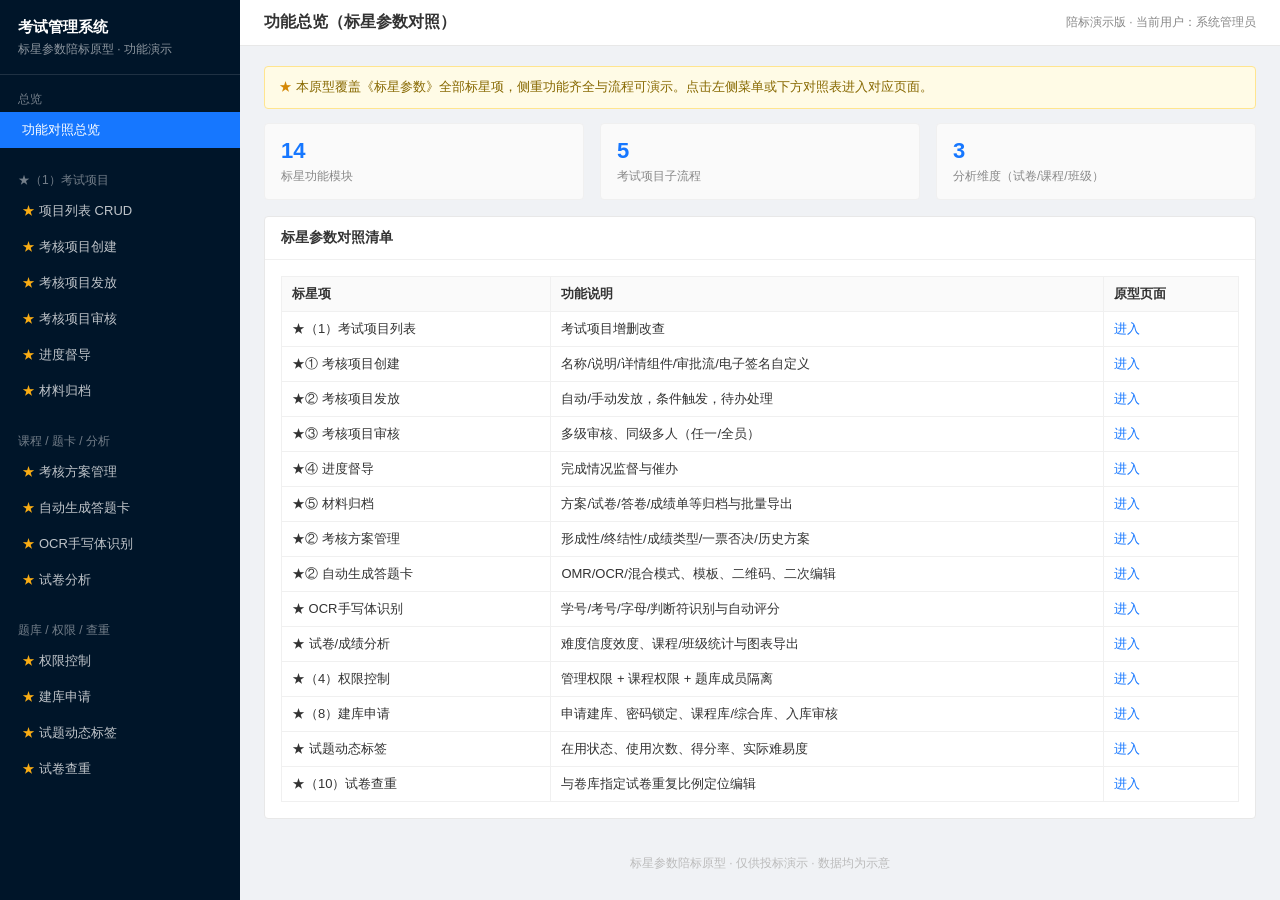
<file: 标星参数陪标原型/index.html>
<!DOCTYPE html>
<html lang="zh-CN">
<head>
  <meta charset="UTF-8" />
  <meta name="viewport" content="width=device-width, initial-scale=1" />
  <title>考试管理系统 · 标星参数陪标原型</title>
  <link rel="stylesheet" href="css/common.css" />
</head>
<body>
  <aside class="sidebar">
    <div class="brand">
      考试管理系统
      <small>标星参数陪标原型 · 功能演示</small>
    </div>
    <div class="nav-group">
      <div class="nav-group-title">总览</div>
      <button class="nav-item active" data-page="home">功能对照总览</button>
    </div>
    <div class="nav-group">
      <div class="nav-group-title">★（1）考试项目</div>
      <button class="nav-item" data-page="projectList"><span class="star">★</span>项目列表 CRUD</button>
      <button class="nav-item" data-page="projectCreate"><span class="star">★</span>考核项目创建</button>
      <button class="nav-item" data-page="projectIssue"><span class="star">★</span>考核项目发放</button>
      <button class="nav-item" data-page="projectAudit"><span class="star">★</span>考核项目审核</button>
      <button class="nav-item" data-page="projectSupervise"><span class="star">★</span>进度督导</button>
      <button class="nav-item" data-page="projectArchive"><span class="star">★</span>材料归档</button>
    </div>
    <div class="nav-group">
      <div class="nav-group-title">课程 / 题卡 / 分析</div>
      <button class="nav-item" data-page="scheme"><span class="star">★</span>考核方案管理</button>
      <button class="nav-item" data-page="answerSheet"><span class="star">★</span>自动生成答题卡</button>
      <button class="nav-item" data-page="ocr"><span class="star">★</span>OCR手写体识别</button>
      <button class="nav-item" data-page="analysis"><span class="star">★</span>试卷分析</button>
    </div>
    <div class="nav-group">
      <div class="nav-group-title">题库 / 权限 / 查重</div>
      <button class="nav-item" data-page="permission"><span class="star">★</span>权限控制</button>
      <button class="nav-item" data-page="bankApply"><span class="star">★</span>建库申请</button>
      <button class="nav-item" data-page="qTag"><span class="star">★</span>试题动态标签</button>
      <button class="nav-item" data-page="paperDup"><span class="star">★</span>试卷查重</button>
    </div>
  </aside>

  <div class="main">
    <div class="topbar">
      <h1 id="pageTitle">功能总览（标星参数对照）</h1>
      <div class="meta">陪标演示版 · 当前用户：系统管理员</div>
    </div>
    <div class="content">

      <!-- ========== 总览 ========== -->
      <section class="page active" id="page-home">
        <div class="notice">
          <span class="star">★</span> 本原型覆盖《标星参数》全部标星项，侧重功能齐全与流程可演示。点击左侧菜单或下方对照表进入对应页面。
        </div>
        <div class="grid-3" style="margin-bottom:16px;">
          <div class="stat-box"><div class="num">14</div><div class="lbl">标星功能模块</div></div>
          <div class="stat-box"><div class="num">5</div><div class="lbl">考试项目子流程</div></div>
          <div class="stat-box"><div class="num">3</div><div class="lbl">分析维度（试卷/课程/班级）</div></div>
        </div>
        <div class="card">
          <div class="card-hd">标星参数对照清单</div>
          <div class="card-bd table-wrap">
            <table class="data">
              <thead>
                <tr><th>标星项</th><th>功能说明</th><th>原型页面</th></tr>
              </thead>
              <tbody>
                <tr><td>★（1）考试项目列表</td><td>考试项目增删改查</td><td><a href="#" data-goto="projectList">进入</a></td></tr>
                <tr><td>★① 考核项目创建</td><td>名称/说明/详情组件/审批流/电子签名自定义</td><td><a href="#" data-goto="projectCreate">进入</a></td></tr>
                <tr><td>★② 考核项目发放</td><td>自动/手动发放，条件触发，待办处理</td><td><a href="#" data-goto="projectIssue">进入</a></td></tr>
                <tr><td>★③ 考核项目审核</td><td>多级审核、同级多人（任一/全员）</td><td><a href="#" data-goto="projectAudit">进入</a></td></tr>
                <tr><td>★④ 进度督导</td><td>完成情况监督与催办</td><td><a href="#" data-goto="projectSupervise">进入</a></td></tr>
                <tr><td>★⑤ 材料归档</td><td>方案/试卷/答卷/成绩单等归档与批量导出</td><td><a href="#" data-goto="projectArchive">进入</a></td></tr>
                <tr><td>★② 考核方案管理</td><td>形成性/终结性/成绩类型/一票否决/历史方案</td><td><a href="#" data-goto="scheme">进入</a></td></tr>
                <tr><td>★② 自动生成答题卡</td><td>OMR/OCR/混合模式、模板、二维码、二次编辑</td><td><a href="#" data-goto="answerSheet">进入</a></td></tr>
                <tr><td>★ OCR手写体识别</td><td>学号/考号/字母/判断符识别与自动评分</td><td><a href="#" data-goto="ocr">进入</a></td></tr>
                <tr><td>★ 试卷/成绩分析</td><td>难度信度效度、课程/班级统计与图表导出</td><td><a href="#" data-goto="analysis">进入</a></td></tr>
                <tr><td>★（4）权限控制</td><td>管理权限 + 课程权限 + 题库成员隔离</td><td><a href="#" data-goto="permission">进入</a></td></tr>
                <tr><td>★（8）建库申请</td><td>申请建库、密码锁定、课程库/综合库、入库审核</td><td><a href="#" data-goto="bankApply">进入</a></td></tr>
                <tr><td>★ 试题动态标签</td><td>在用状态、使用次数、得分率、实际难易度</td><td><a href="#" data-goto="qTag">进入</a></td></tr>
                <tr><td>★（10）试卷查重</td><td>与卷库指定试卷重复比例定位编辑</td><td><a href="#" data-goto="paperDup">进入</a></td></tr>
              </tbody>
            </table>
          </div>
        </div>
      </section>

      <!-- ========== 项目列表 ========== -->
      <section class="page" id="page-projectList">
        <div class="notice"><span class="star">★</span>（1）考试项目列表：支持考核项目的增、删、改、查。</div>
        <div class="card">
          <div class="card-hd">考试项目列表</div>
          <div class="card-bd">
            <div class="toolbar">
              <input type="search" id="projSearch" placeholder="搜索项目名称" style="width:200px" />
              <select id="projFilterStatus" style="width:140px">
                <option value="">全部状态</option>
                <option value="草稿">草稿</option>
                <option value="待发放">待发放</option>
                <option value="处理中">处理中</option>
                <option value="待审核">待审核</option>
                <option value="已完成">已完成</option>
                <option value="已驳回">已驳回</option>
                <option value="已归档">已归档</option>
              </select>
              <select id="projFilterType" style="width:140px">
                <option value="">全部类型</option>
                <option value="命题方案">命题方案</option>
                <option value="考试分析">考试分析</option>
                <option value="考核方案">考核方案</option>
                <option value="材料归档">材料归档</option>
              </select>
              <button class="btn" id="btnResetProjFilter">重置</button>
              <span class="spacer"></span>
              <span id="projFilterTip" class="hint"></span>
              <button class="btn btn-primary" id="btnNewProject">+ 新建考核项目</button>
            </div>
            <div class="table-wrap">
              <table class="data">
                <thead>
                  <tr>
                    <th>项目编号</th><th>项目名称</th><th>项目类型</th><th>审批流</th>
                    <th>发放方式</th><th>状态</th><th>创建人</th><th>更新时间</th><th>操作</th>
                  </tr>
                </thead>
                <tbody id="projectListBody"></tbody>
              </table>
            </div>
          </div>
        </div>
      </section>

      <!-- ========== 项目创建 ========== -->
      <section class="page" id="page-projectCreate">
        <div class="notice"><span class="star">★</span>① 考核项目创建：名称、说明、详情、审批流均可自定义；审批流支持「是否开启审批」，以及节点/审批人/电子签名。关闭审批后处理完成直接生效。</div>
        <div class="steps" id="createSteps">
          <div class="step done" data-step="1">1. 基本信息</div>
          <div class="step active" data-step="2">2. 详情组件</div>
          <div class="step" data-step="3">3. 审批流</div>
          <div class="step" data-step="4">4. 保存发布</div>
        </div>
        <input type="hidden" id="editingProjectId" value="" />
        <div class="card">
          <div class="card-hd">基本信息</div>
          <div class="card-bd">
            <div class="form-row">
              <div class="form-item"><label><span class="req">*</span>项目名称</label><input type="text" id="projName" value="2026春·高等数学期末命题" /></div>
              <div class="form-item"><label><span class="req">*</span>项目类型</label>
                <select id="projType"></select>
              </div>
            </div>
            <div class="form-row">
              <div class="form-item full"><label>项目说明</label><textarea id="projDesc">用于高等数学期末命题方案线上填报、审核与存档。</textarea></div>
            </div>
            <div class="form-row">
              <div class="form-item"><label>项目类型自定义</label>
                <button class="btn btn-sm" type="button" id="btnManageTypes">管理项目类型…</button>
                <div class="hint">可实现命题方案、考试分析等工作线上化处理与存档</div>
              </div>
            </div>
          </div>
        </div>
        <div class="card">
          <div class="card-hd">
            <span>项目详情组件（可灵活选用）</span>
            <button class="btn btn-sm" type="button" id="btnAddComponent">+ 添加组件</button>
          </div>
          <div class="card-bd" id="componentList">
            <div class="comp-box" data-comp="text">
              <div class="comp-title">文本说明 <button class="btn-link btn-sm btn-del-comp" type="button">删除</button></div>
              <textarea>请按学院命题规范填写命题说明、双向细目表说明等。</textarea>
            </div>
            <div class="comp-box" data-comp="file">
              <div class="comp-title">上传附件 <button class="btn-link btn-sm btn-del-comp" type="button">删除</button></div>
              <input type="file" class="file-input" style="display:none" />
              <button class="btn btn-pick-file" type="button">选择文件</button>
              <span class="hint file-name">已上传：命题规范.pdf</span>
            </div>
            <div class="comp-box" data-comp="paper">
              <div class="comp-title">关联试卷 <button class="btn-link btn-sm btn-del-comp" type="button">删除</button></div>
              <select><option>高等数学A卷（卷库）</option><option>高等数学B卷（卷库）</option></select>
            </div>
            <div class="comp-box" data-comp="analysis">
              <div class="comp-title">关联分析 <button class="btn-link btn-sm btn-del-comp" type="button">删除</button></div>
              <select><option>上学期期末试卷分析报告</option><option>形成性考核分析</option></select>
            </div>
            <div class="comp-box" data-comp="table">
              <div class="comp-title">表格（题型分值表） <button class="btn-link btn-sm btn-del-comp" type="button">删除</button></div>
              <div class="table-wrap">
                <table class="data">
                  <thead><tr><th>题型</th><th>题量</th><th>分值</th><th></th></tr></thead>
                  <tbody id="scoreTableBody">
                    <tr><td><input value="单选题" /></td><td><input type="number" value="20" /></td><td><input type="number" value="40" /></td><td><button class="btn-link btn-del-row" type="button">删</button></td></tr>
                    <tr><td><input value="填空题" /></td><td><input type="number" value="10" /></td><td><input type="number" value="20" /></td><td><button class="btn-link btn-del-row" type="button">删</button></td></tr>
                    <tr><td><input value="解答题" /></td><td><input type="number" value="4" /></td><td><input type="number" value="40" /></td><td><button class="btn-link btn-del-row" type="button">删</button></td></tr>
                  </tbody>
                </table>
              </div>
              <button class="btn btn-sm" type="button" id="btnAddScoreRow" style="margin-top:8px">+ 增行</button>
            </div>
          </div>
        </div>
        <div class="card">
          <div class="card-hd">审批流设置</div>
          <div class="card-bd">
            <label class="switch"><input type="checkbox" id="enableAudit" checked /> 开启审批</label>
            <div class="hint" id="auditHint" style="margin-top:6px;">开启后：处理完成进入「待审核」，须在审核页通过/驳回。关闭后：处理完成（或自动发放生效）后直接「已完成」，无需审核。</div>
            <div id="auditConfig" style="margin-top:14px;">
              <div class="form-row">
                <div class="form-item"><label>是否需要电子签名</label>
                  <select id="needSign"><option>是</option><option>否</option></select>
                </div>
                <div class="form-item"><label>同级多人规则默认</label>
                  <select id="multiRule"><option>任意一人通过即流转</option><option>需全员通过才流转</option></select>
                </div>
              </div>
              <div class="flow-nodes" id="flowNodes"></div>
              <button class="btn btn-sm" type="button" id="btnAddFlowNode" style="margin-top:8px">+ 新增节点</button>
            </div>
            <div id="auditOffTip" class="notice" style="display:none;margin-top:12px;background:#f6ffed;border-color:#b7eb8f;color:#389e0d;">
              当前未开启审批：项目发放并处理完成后将直接生效为「已完成」，不会进入审核列表，也不会生成审核待办。
            </div>
            <div class="divider"></div>
            <div class="btn-group">
              <button class="btn" type="button" id="btnSaveDraft">存草稿</button>
              <button class="btn btn-primary" type="button" id="btnSaveProject">保存</button>
              <button class="btn btn-primary" type="button" id="btnSaveAndIssue">保存并去发放</button>
            </div>
          </div>
        </div>
      </section>

      <!-- ========== 发放 ========== -->
      <section class="page" id="page-projectIssue">
        <div class="notice"><span class="star">★</span>② 考核项目发放：与项目列表联动；审批是否开启沿用创建配置——开启则处理完进待审，关闭则处理完/自动发放后直接已完成。</div>
        <div class="card">
          <div class="card-hd" style="display:flex;align-items:center;justify-content:space-between;gap:12px;flex-wrap:wrap;">
            <span>待发放项目（同步自项目列表 · 支持多选）</span>
            <div class="btn-group">
              <button class="btn btn-sm" type="button" id="btnPendingSelectAll">全选</button>
              <button class="btn btn-sm" type="button" id="btnPendingClear">清空选择</button>
              <button class="btn btn-ghost" type="button" id="btnGotoProjectListFromIssue">去项目列表</button>
            </div>
          </div>
          <div class="card-bd table-wrap">
            <div class="hint" id="pendingIssueTip" style="margin-bottom:8px;">勾选一个或多个项目后，下方发放设置将对所选项目批量生效。</div>
            <table class="data">
              <thead>
                <tr>
                  <th style="width:42px;"><input type="checkbox" id="pendingCheckAll" title="全选/取消全选" /></th>
                  <th>项目编号</th><th>项目名称</th><th>类型</th><th>审批</th><th>状态</th><th>创建人</th><th>更新时间</th><th>操作</th>
                </tr>
              </thead>
              <tbody id="pendingIssueBody"></tbody>
            </table>
          </div>
        </div>
        <div class="card">
          <div class="card-hd" id="issueCardTitle">发放设置 · 请从上方勾选项目（可多选）</div>
          <div class="card-bd">
            <input type="hidden" id="currentIssueProjectId" value="" />
            <div class="notice" id="issueStatusTip" style="display:none;"></div>
            <div class="form-item" style="margin-bottom:12px;">
              <label>已选项目</label>
              <div id="selectedIssueChips" class="chip-list hint">尚未勾选</div>
            </div>
            <div class="form-row">
              <div class="form-item"><label>发放方式</label>
                <div class="inline-checks">
                  <label><input type="radio" name="issueMode" value="auto" /> 自动发放</label>
                  <label><input type="radio" name="issueMode" value="manual" checked /> 手动发放</label>
                </div>
              </div>
            </div>
            <div id="autoIssueCfg" style="display:none;">
              <div class="form-row">
                <div class="form-item"><label>自动发放条件</label>
                  <select id="autoIssueCond">
                    <option>开课即发布</option>
                    <option>指定课程发布</option>
                    <option>指定课程类型发布</option>
                  </select>
                </div>
                <div class="form-item"><label>指定课程 / 类型</label>
                  <select id="autoIssueTarget"><option>高等数学（理工）</option><option>公共基础课类型</option></select>
                </div>
              </div>
              <div class="hint">符合条件时，对上方勾选的每个项目分别自动发放并生效</div>
            </div>
            <div id="manualIssueCfg">
              <div class="form-row">
                <div class="form-item"><label>发放对象（处理老师，勾选多选）</label>
                  <div class="check-panel" id="issueHandlers">
                    <label><input type="checkbox" class="issue-handler-cb" value="赵老师 · 高等数学01班" checked /> 赵老师 · 高等数学01班</label>
                    <label><input type="checkbox" class="issue-handler-cb" value="钱老师 · 高等数学02班" checked /> 钱老师 · 高等数学02班</label>
                    <label><input type="checkbox" class="issue-handler-cb" value="孙老师 · 高等数学03班" /> 孙老师 · 高等数学03班</label>
                    <label><input type="checkbox" class="issue-handler-cb" value="周老师 · 大学英语" /> 周老师 · 大学英语</label>
                    <label><input type="checkbox" class="issue-handler-cb" value="吴老师 · 程序设计" /> 吴老师 · 程序设计</label>
                  </div>
                  <div class="btn-group" style="margin-top:8px;">
                    <button class="btn btn-sm" type="button" id="btnHandlerSelectAll">老师全选</button>
                    <button class="btn btn-sm" type="button" id="btnHandlerClear">老师清空</button>
                  </div>
                  <div class="hint" id="handlerSelectTip" style="margin-top:6px;">已选 2 位老师；确认后将对每个勾选项目 × 每位老师各生成一条待办</div>
                </div>
                <div class="form-item"><label>发放说明</label>
                  <textarea id="issueNote">请于截止日前完成填报并提交审核。</textarea>
                </div>
              </div>
            </div>
            <button class="btn btn-primary" type="button" id="btnConfirmIssue">确认发放</button>
          </div>
        </div>
        <div class="card">
          <div class="card-hd" style="display:flex;align-items:center;justify-content:space-between;gap:12px;flex-wrap:wrap;">
            <span>我的任务待办（按处理老师过滤）</span>
            <label style="display:flex;align-items:center;gap:8px;font-weight:normal;font-size:13px;">
              当前身份
              <select id="todoHandlerFilter" style="min-width:200px;">
                <option value="">全部（管理员）</option>
                <option value="赵老师 · 高等数学01班">赵老师 · 高等数学01班</option>
                <option value="钱老师 · 高等数学02班">钱老师 · 高等数学02班</option>
                <option value="孙老师 · 高等数学03班">孙老师 · 高等数学03班</option>
                <option value="周老师 · 大学英语">周老师 · 大学英语</option>
                <option value="吴老师 · 程序设计">吴老师 · 程序设计</option>
                <option value="__audit__">审核人（仅审核待办）</option>
              </select>
            </label>
          </div>
          <div class="card-bd table-wrap">
            <div class="hint" id="todoFilterTip" style="margin-bottom:8px;"></div>
            <table class="data">
              <thead><tr><th>任务</th><th>处理人</th><th>项目</th><th>下发时间</th><th>截止</th><th>状态</th><th>操作</th></tr></thead>
              <tbody id="todoListBody"></tbody>
            </table>
          </div>
        </div>
      </section>

      <!-- ========== 审核 ========== -->
      <section class="page" id="page-projectAudit">
        <div class="notice"><span class="star">★</span>③ 考核项目审核：仅「开启审批」的项目会出现在此。支持多级/同级多人审核；未开启审批的项目处理完成后直接已完成，不会进入待审。</div>
        <div class="notice" id="auditFocusTip" style="display:none;background:#e6f4ff;border-color:#91caff;color:#0958d9;"></div>
        <div class="card">
          <div class="card-hd">待审列表</div>
          <div class="card-bd table-wrap">
            <table class="data">
              <thead><tr><th>项目</th><th>提交人</th><th>当前节点</th><th>同级规则</th><th>已审/应审</th><th>操作</th></tr></thead>
              <tbody id="auditListBody"></tbody>
            </table>
          </div>
        </div>
        <div class="card">
          <div class="card-hd">审核流配置示例（灵活配置）</div>
          <div class="card-bd">
            <div class="flow-nodes">
              <div class="flow-node"><strong>提交</strong>课程负责人</div>
              <span class="flow-arrow">→</span>
              <div class="flow-node"><strong>一级</strong>单人审核</div>
              <span class="flow-arrow">→</span>
              <div class="flow-node"><strong>二级 · 同级多人</strong>全员通过</div>
              <span class="flow-arrow">→</span>
              <div class="flow-node"><strong>三级 · 同级多人</strong>任一通过</div>
              <span class="flow-arrow">→</span>
              <div class="flow-node"><strong>结束</strong>归档生效</div>
            </div>
          </div>
        </div>
      </section>

      <!-- ========== 督导 ========== -->
      <section class="page" id="page-projectSupervise">
        <div class="notice"><span class="star">★</span>④ 考核项目进度督导：可查看各项目完成情况并催办；已完成的老师不可再催办（列表催办与详情催办均自动跳过）。</div>
        <div class="grid-3" style="margin-bottom:16px;">
          <div class="stat-box"><div class="num" id="supStatDoing">0</div><div class="lbl">处理中/待审核</div></div>
          <div class="stat-box"><div class="num" id="supStatRate">0%</div><div class="lbl">已完成占比</div></div>
          <div class="stat-box"><div class="num" id="supStatOverdue">0</div><div class="lbl">待办未完成数</div></div>
        </div>
        <div class="card">
          <div class="card-hd">
            <span>项目完成情况督导台（联动项目/待办状态）</span>
            <button class="btn btn-sm" type="button" id="btnUrgeAll">一键催办未完成</button>
          </div>
          <div class="card-bd table-wrap">
            <table class="data">
              <thead>
                <tr><th>项目</th><th>状态</th><th>待办未完成</th><th>是否已发放</th><th>进度</th><th>操作</th></tr>
              </thead>
              <tbody id="superviseBody"></tbody>
            </table>
          </div>
        </div>
      </section>

      <!-- ========== 归档 ========== -->
      <section class="page" id="page-projectArchive">
        <div class="notice"><span class="star">★</span>⑤ 材料归档：按「归档包/项目」归纳材料；可查看某个归档包内文件清单，支持单个下载与打包导出。</div>
        <div class="grid-2">
          <div class="card">
            <div class="card-hd">
              <span>归档包列表</span>
              <button class="btn btn-sm" type="button" id="btnClearPackFocus">查看全部包</button>
            </div>
            <div class="card-bd" id="archivePackList"></div>
          </div>
          <div class="card">
            <div class="card-hd">
              <span id="archiveFileTitle">包内文件</span>
              <div class="btn-group">
                <button class="btn btn-sm" type="button" id="btnUnarchive">撤销归档</button>
                <button class="btn btn-sm btn-primary" type="button" id="btnArchExport">导出当前包 ZIP</button>
              </div>
            </div>
            <div class="card-bd">
              <div class="toolbar">
                <select id="archType" style="width:140px">
                  <option value="">全部材料类型</option>
                  <option value="考核方案">考核方案</option>
                  <option value="试卷">试卷</option>
                  <option value="答卷">答卷</option>
                  <option value="成绩单">成绩单</option>
                  <option value="总结材料">总结材料</option>
                </select>
                <input type="search" id="archSearch" placeholder="材料名称关键词" style="width:180px" />
                <span id="archTip" class="hint"></span>
              </div>
              <div class="table-wrap">
                <table class="data">
                  <thead><tr><th>材料名称</th><th>类型</th><th>学期</th><th>归档时间</th><th>操作</th></tr></thead>
                  <tbody id="archiveBody"></tbody>
                </table>
              </div>
            </div>
          </div>
        </div>
      </section>

      <!-- ========== 考核方案（融合自同事原型） ========== -->
      <section class="page" id="page-scheme">
        <div class="notice"><span class="star">★</span>② 考核方案管理：可添加/删除形成性与终结性具体任务；系统根据各任务权重自动识别形成性、终结性总占比；方案未变更无需重复提交；填报完成后自动关联考核任务（网上阅卷 / 在线考试 / 登分与自动统计）。</div>
        <div class="card">
          <div class="card-hd">
            <span>课程考核方案填报 · <span id="schemeCourseName">大学英语</span></span>
            <span class="hint" id="schemeDirtyHint">当前方案与已生效版本一致 · 无需重复提交</span>
          </div>
          <div class="card-bd">
            <div class="form-row">
              <div class="form-item"><label>课程名称</label>
                <select id="schemeCourse">
                  <option value="大学英语">大学英语</option>
                  <option value="高等数学">高等数学</option>
                  <option value="程序设计基础">程序设计基础</option>
                </select>
              </div>
              <div class="form-item"><label>学分 / 学时</label><input id="schemeCredit" value="4 / 64" /></div>
              <div class="form-item"><label>成绩类型</label>
                <select id="schemeScoreType">
                  <option value="score-100">分数制 · 满分 100</option>
                  <option value="score-150">分数制 · 满分 150</option>
                  <option value="grade-abcd">等级制 · A / B / C / D</option>
                  <option value="grade-jia">等级制 · 甲 / 乙 / 丙 / 丁</option>
                </select>
              </div>
              <div class="form-item"><label>是否一票否决</label>
                <select id="schemeVeto"><option>是（终结性不及格则总评不及格）</option><option>否</option></select>
              </div>
            </div>
            <div class="card" id="schemeScoreDetailCard" style="border-style:dashed;margin-bottom:14px;">
              <div class="card-hd"><span id="schemeScoreDetailTitle">成绩类型细则 · 分数制（满分100）</span></div>
              <div class="card-bd" id="schemeScoreDetailBody"></div>
            </div>

            <div class="grid-2" style="margin-bottom:14px;">
              <div class="stat-box">
                <div class="num" id="formativeRatioNum">40%</div>
                <div class="lbl">形成性考核占比（智能归一化后）</div>
              </div>
              <div class="stat-box">
                <div class="num" id="summativeRatioNum">60%</div>
                <div class="lbl">终结性考核占比（智能归一化后）</div>
              </div>
            </div>
            <div class="notice" id="schemeWeightTip" style="background:#e6f4ff;border-color:#91caff;color:#0958d9;"></div>
            <div class="btn-group" style="margin-bottom:14px;">
              <button type="button" class="btn btn-sm btn-primary" onclick="normalizeSchemeWeights()">一键将任务权重归一化为合计 100%</button>
              <span class="hint" id="schemeRawWeightHint"></span>
            </div>

            <div class="flex-hd">
              <h4 style="margin:8px 0 12px;font-size:14px;">形成性考核任务 <span class="hint" id="formativeRatioTitle">（当前占比 40%）</span></h4>
              <button class="btn btn-sm btn-primary" type="button" onclick="addSchemeTask('f')">+ 添加形成性任务</button>
            </div>
            <div class="table-wrap">
              <table class="data" id="formativeTable">
                <thead><tr><th>考核项目</th><th>考核形式</th><th>权重（相对值）</th><th>归一化后%</th><th>成绩评定标准</th><th>操作</th></tr></thead>
                <tbody id="formativeBody"></tbody>
              </table>
            </div>

            <div class="flex-hd" style="margin-top:16px;">
              <h4 style="margin:8px 0 12px;font-size:14px;">终结性考核任务 <span class="hint" id="summativeRatioTitle">（当前占比 60%）</span></h4>
              <button class="btn btn-sm btn-primary" type="button" onclick="addSchemeTask('s')">+ 添加终结性任务</button>
            </div>
            <div class="table-wrap">
              <table class="data" id="summativeTable">
                <thead><tr><th>考核项目</th><th>考核形式</th><th>权重（相对值）</th><th>归一化后%</th><th>成绩评定标准</th><th>操作</th></tr></thead>
                <tbody id="summativeBody"></tbody>
              </table>
            </div>

            <div class="divider"></div>
            <div class="card" style="border-style:dashed;margin-bottom:0;">
              <div class="card-hd">填报完成后自动关联的考核任务（系统呈现）</div>
              <div class="card-bd">
                <div class="task-link-grid" id="schemeTaskLinks">
                  <div class="task-link-item on" data-task="onlineMark">
                    <div class="task-title">网上阅卷</div>
                    <div class="task-desc">终结性含纸笔/网上阅卷时自动开通阅卷任务与阅卷员分配</div>
                    <div class="task-status">将自动关联</div>
                  </div>
                  <div class="task-link-item on" data-task="onlineExam">
                    <div class="task-title">在线考试</div>
                    <div class="task-desc">形成性/终结性任务含在线考试时自动创建考试场次</div>
                    <div class="task-status">将自动关联</div>
                  </div>
                  <div class="task-link-item on" data-task="scoreStat">
                    <div class="task-title">成绩登分与自动统计</div>
                    <div class="task-desc" id="scoreStatDesc">按当前识别的形成性/终结性占比汇总成绩，生成总评与等级</div>
                    <div class="task-status">将自动关联</div>
                  </div>
                </div>
              </div>
            </div>

            <div class="btn-group" style="margin-top:14px;">
              <button class="btn" id="btnSchemeSave" onclick="saveSchemeDraft()">保存草稿</button>
              <button class="btn btn-primary" id="btnSchemeSubmit" onclick="submitScheme()">提交方案并关联任务</button>
              <button class="btn" onclick="openModal('modalHistory')">查看历史考核方案</button>
            </div>
          </div>
        </div>
      </section>

      <!-- ========== 答题卡（融合自同事原型） ========== -->
      <section class="page" id="page-answerSheet">
        <div class="notice"><span class="star">★</span>② 自动生成答题卡：可关联多科目试卷；按试卷结构或预设模板生成；支持二次编辑与实际导出下载；自动生成考试二维码。</div>
        <div class="card">
          <div class="card-hd">生成参数</div>
          <div class="card-bd">
            <div class="form-row">
              <div class="form-item"><label>关联试卷</label>
                <select id="sheetPaper">
                  <option value="math">高等数学期末A卷</option>
                  <option value="eng">大学英语期末卷</option>
                  <option value="cs">程序设计基础期末卷</option>
                  <option value="phy">大学物理期中卷</option>
                </select>
              </div>
              <div class="form-item"><label>生成方式</label>
                <select id="sheetGenMode">
                  <option value="parse">自动解析试卷结构</option>
                  <option value="template">按预设模板生成</option>
                </select>
              </div>
              <div class="form-item"><label>答题卡模式</label>
                <select id="sheetMode">
                  <option value="omr">OMR模式</option>
                  <option value="ocr">OCR模式</option>
                  <option value="mix" selected>混合模式</option>
                </select>
              </div>
              <div class="form-item"><label>预设模板</label>
                <select id="sheetTemplate">
                  <option value="a4-v">标准A4纵向 · 单栏客观+主观</option>
                  <option value="a4-h">标准A4横向 · 双栏客观题</option>
                  <option value="a3">A3双栏 · 左客观右主观</option>
                  <option value="eng-tpl">英语专用 · 听力/阅读分区</option>
                  <option value="cs-tpl">程设专用 · 判断+程序填空分区</option>
                </select>
              </div>
            </div>
            <div class="btn-group">
              <button class="btn btn-primary" onclick="genSheet()">生成答题卡</button>
              <button class="btn" id="btnSheetEdit" onclick="toggleSheetEdit()">二次编辑</button>
              <button class="btn" onclick="exportSheet('pdf')">导出 PDF</button>
              <button class="btn" onclick="exportSheet('docx')">导出 Word</button>
            </div>
            <div class="hint" style="margin-top:8px;" id="sheetStructHint">当前试卷结构：单选20 · 多选5 · 填空8 · 解答4</div>
            <div class="hint" id="sheetTplHint">预设模板：A4纵向单栏 — 生成后按纵向单栏排版</div>
          </div>
        </div>

        <div class="grid-2" id="sheetWorkArea" style="display:none;">
          <div class="card">
            <div class="card-hd">答题卡预览（含考试二维码）
              <span>
                <span class="tag tag-blue" id="sheetModeTag">混合模式</span>
                <span class="tag tag-gold" id="sheetTplTag">A4纵向</span>
              </span>
            </div>
            <div class="card-bd">
              <div class="sheet-preview" id="sheetPreview" contenteditable="false"></div>
            </div>
          </div>
          <div class="card" id="sheetEditPanel" style="display:none;">
            <div class="card-hd">二次编辑面板</div>
            <div class="card-bd">
              <div class="form-item"><label>答题卡标题</label><input id="editSheetTitle" /></div>
              <div class="form-item"><label>页眉说明</label><input id="editSheetHeader" value="姓名：________　学号：________　考号：________" /></div>
              <div class="form-item"><label>客观题起始题号</label><input id="editObjStart" type="number" value="1" /></div>
              <div class="form-item"><label>每行选项数</label><select id="editOptPerRow"><option>4</option><option selected>5</option><option>6</option></select></div>
              <div class="form-item full"><label>主观题区说明（可改）</label><textarea id="editSubjNote" rows="3"></textarea></div>
              <div class="inline-checks" style="margin-bottom:12px;">
                <label><input type="checkbox" id="editShowQr" checked /> 显示考试二维码</label>
                <label><input type="checkbox" id="editShowOmr" checked /> 显示 OMR 填涂区</label>
                <label><input type="checkbox" id="editShowOcr" checked /> 显示 OCR 手写区</label>
              </div>
              <div class="btn-group">
                <button class="btn btn-primary" onclick="applySheetEdit()">应用编辑到预览</button>
                <button class="btn" onclick="toggleSheetEdit(false)">完成编辑</button>
              </div>
            </div>
          </div>
        </div>
      </section>

      <!-- ========== OCR（融合自同事原型） ========== -->
      <section class="page" id="page-ocr">
        <div class="notice"><span class="star">★</span> OCR手写体识别：关联多场考试；识别学号、考号、字母题（如单词）、判断题（文字 / 大于小于符号）；选择题填涂由 OMR 负责，本模块不处理；识别后对照正确答案自动评分。</div>
        <div class="grid-2">
          <div class="card">
            <div class="card-hd">扫描 / 上传 · OCR 识别区</div>
            <div class="card-bd">
              <div class="form-row">
                <div class="form-item"><label>关联考试</label>
                  <select id="ocrExam">
                    <option value="math">高等数学期末</option>
                    <option value="eng">大学英语期末</option>
                    <option value="cs">程序设计基础期末</option>
                    <option value="phy">大学物理期中</option>
                  </select>
                </div>
                <div class="form-item"><label>扫描模式</label>
                  <select><option>彩色扫描</option><option>灰度扫描</option></select>
                </div>
              </div>
              <div class="inline-checks" style="margin-bottom:12px;">
                <label><input type="checkbox" checked disabled /> 学号（手写）</label>
                <label><input type="checkbox" checked disabled /> 考号（手写）</label>
                <label><input type="checkbox" checked disabled /> 字母题（单词/符号串）</label>
                <label><input type="checkbox" checked disabled /> 判断题（对/错、&gt;/&lt;、文字）</label>
              </div>
              <div class="notice" style="background:#f5f5f5;border-color:#d9d9d9;color:#666;margin-bottom:12px;">
                选择题 / 填涂客观题由 <strong>OMR</strong> 模块处理，本页不展示涂黑选项识别。
              </div>
              <div class="btn-group">
                <button class="btn btn-primary" onclick="runOcr()">开始 OCR 识别并自动评分</button>
                <button class="btn" onclick="toast('已模拟上传彩色答题卡扫描件')">上传图片</button>
              </div>
              <div class="card" style="margin-top:14px;margin-bottom:0;border-style:dashed;">
                <div class="card-hd">本场正确答案（用于自动评分对照）</div>
                <div class="card-bd table-wrap" id="ocrAnswerKey"></div>
              </div>
            </div>
          </div>
          <div class="card">
            <div class="card-hd">识别结果与自动评分</div>
            <div class="card-bd">
              <div class="table-wrap">
                <table class="data">
                  <thead><tr><th>字段/题号</th><th>类型</th><th>识别结果</th><th>正确答案</th><th>置信度</th><th>评分</th></tr></thead>
                  <tbody id="ocrResultBody">
                    <tr><td colspan="6" style="text-align:center;color:#999;">请选择考试后点击「开始 OCR 识别并自动评分」</td></tr>
                  </tbody>
                </table>
              </div>
              <div class="stat-box" style="margin-top:12px;" id="ocrScoreSummary">
                <div class="lbl">自动评分汇总</div>
                <div class="num" style="font-size:16px;margin-top:6px;">—</div>
              </div>
            </div>
          </div>
        </div>
      </section>

      <!-- ========== 分析（融合自同事原型） ========== -->
      <section class="page" id="page-analysis">
        <div class="notice"><span class="star">★</span> 试卷分析含难度/信度/效度/区分度、小题得分、题型分析、知识点得分、成绩分布、缺考统计；课程总体含甲乙丙丁等级分布与正态可视化；班级分析各维度均有对比图并可导出。</div>
        <div class="tabs">
          <button class="tab active" data-tab="tab-paper">试卷分析</button>
          <button class="tab" data-tab="tab-course">课程总体成绩分析</button>
          <button class="tab" data-tab="tab-class">班级考核数据分析</button>
        </div>

        <div class="tab-pane active" id="tab-paper">
          <div class="toolbar">
            <select id="paperExamSelect" style="width:280px">
              <option>高等数学期末A卷</option>
              <option>大学英语期末卷</option>
              <option>程序设计基础期末卷</option>
            </select>
            <button class="btn btn-sm" onclick="exportAnalysis('paper')">导出 PDF</button>
          </div>
          <div class="grid-3" style="margin-bottom:16px;grid-template-columns:repeat(5,1fr);">
            <div class="stat-box"><div class="num">76.4</div><div class="lbl">平均得分</div></div>
            <div class="stat-box"><div class="num">0.72</div><div class="lbl">难度</div></div>
            <div class="stat-box"><div class="num">0.85</div><div class="lbl">信度</div></div>
            <div class="stat-box"><div class="num">0.78</div><div class="lbl">效度</div></div>
            <div class="stat-box"><div class="num">0.41</div><div class="lbl">区分度</div></div>
          </div>

          <div class="card">
            <div class="card-hd">小题得分情况（各小题平均分）</div>
            <div class="card-bd">
              <div class="chart-box" style="margin-bottom:12px;">
                <div class="bar-chart" style="height:120px;" id="subQChart">
                  <div class="bar" style="height:92%"><em>4.6</em><span>选1</span></div>
                  <div class="bar" style="height:80%"><em>4.0</em><span>选2</span></div>
                  <div class="bar" style="height:70%"><em>3.5</em><span>选3</span></div>
                  <div class="bar" style="height:88%"><em>4.4</em><span>选4</span></div>
                  <div class="bar" style="height:48%;background:#faad14"><em>2.4</em><span>选5</span></div>
                  <div class="bar" style="height:76%"><em>3.8</em><span>填1</span></div>
                  <div class="bar" style="height:62%"><em>3.1</em><span>填2</span></div>
                  <div class="bar" style="height:54%"><em>2.7</em><span>填3</span></div>
                  <div class="bar" style="height:68%"><em>6.8</em><span>大1-1</span></div>
                  <div class="bar" style="height:45%;background:#faad14"><em>4.5</em><span>大1-2</span></div>
                  <div class="bar" style="height:58%"><em>5.8</em><span>大2-1</span></div>
                  <div class="bar" style="height:40%;background:#ff4d4f"><em>4.0</em><span>大2-2</span></div>
                </div>
              </div>
              <div class="table-wrap">
                <table class="data">
                  <thead><tr><th>小题</th><th>题型</th><th>满分</th><th>平均得分</th><th>得分率</th><th>难度</th><th>区分度</th></tr></thead>
                  <tbody>
                    <tr><td>选择题第1题</td><td>选择题</td><td>5</td><td>4.6</td><td>92%</td><td>0.92</td><td>0.21</td></tr>
                    <tr><td>选择题第2题</td><td>选择题</td><td>5</td><td>4.0</td><td>80%</td><td>0.80</td><td>0.28</td></tr>
                    <tr><td>选择题第3题</td><td>选择题</td><td>5</td><td>3.5</td><td>70%</td><td>0.70</td><td>0.35</td></tr>
                    <tr><td>选择题第4题</td><td>选择题</td><td>5</td><td>4.4</td><td>88%</td><td>0.88</td><td>0.24</td></tr>
                    <tr><td>选择题第5题</td><td>选择题</td><td>5</td><td>2.4</td><td>48%</td><td>0.48</td><td>0.55</td></tr>
                    <tr><td>填空题第1题</td><td>填空题</td><td>5</td><td>3.8</td><td>76%</td><td>0.76</td><td>0.32</td></tr>
                    <tr><td>填空题第2题</td><td>填空题</td><td>5</td><td>3.1</td><td>62%</td><td>0.62</td><td>0.41</td></tr>
                    <tr><td>填空题第3题</td><td>填空题</td><td>5</td><td>2.7</td><td>54%</td><td>0.54</td><td>0.47</td></tr>
                    <tr><td>解答题第一大题 · 第1小题</td><td>大题</td><td>10</td><td>6.8</td><td>68%</td><td>0.68</td><td>0.38</td></tr>
                    <tr><td>解答题第一大题 · 第2小题</td><td>大题</td><td>10</td><td>4.5</td><td>45%</td><td>0.45</td><td>0.52</td></tr>
                    <tr><td>解答题第二大题 · 第1小题</td><td>大题</td><td>10</td><td>5.8</td><td>58%</td><td>0.58</td><td>0.44</td></tr>
                    <tr><td>解答题第二大题 · 第2小题</td><td>大题</td><td>10</td><td>4.0</td><td>40%</td><td>0.40</td><td>0.56</td></tr>
                  </tbody>
                </table>
              </div>
            </div>
          </div>

          <div class="grid-2">
            <div class="card">
              <div class="card-hd">题型分析（选择题 / 填空题 / 大题）</div>
              <div class="card-bd">
                <div class="chart-box">
                  <div class="bar-chart">
                    <div class="bar" style="height:78%"><em>78%</em><span>选择题</span></div>
                    <div class="bar" style="height:64%"><em>64%</em><span>填空题</span></div>
                    <div class="bar" style="height:53%"><em>53%</em><span>大题</span></div>
                  </div>
                </div>
                <div class="table-wrap" style="margin-top:28px;">
                  <table class="data">
                    <thead><tr><th>题型</th><th>题量</th><th>满分合计</th><th>平均得分</th><th>得分率</th></tr></thead>
                    <tbody>
                      <tr><td>选择题</td><td>5</td><td>25</td><td>18.9</td><td>75.6%</td></tr>
                      <tr><td>填空题</td><td>3</td><td>15</td><td>9.6</td><td>64.0%</td></tr>
                      <tr><td>大题</td><td>4小题 / 2大题</td><td>40</td><td>21.1</td><td>52.8%</td></tr>
                    </tbody>
                  </table>
                </div>
              </div>
            </div>
            <div class="card">
              <div class="card-hd">知识点得分情况</div>
              <div class="card-bd">
                <div class="chart-box">
                  <div class="bar-chart">
                    <div class="bar" style="height:88%"><em>88%</em><span>极限</span></div>
                    <div class="bar" style="height:72%"><em>72%</em><span>导数</span></div>
                    <div class="bar" style="height:48%;background:#faad14"><em>48%</em><span>积分</span></div>
                    <div class="bar" style="height:61%"><em>61%</em><span>微分方程</span></div>
                    <div class="bar" style="height:55%"><em>55%</em><span>级数</span></div>
                  </div>
                </div>
                <div class="table-wrap" style="margin-top:28px;">
                  <table class="data">
                    <thead><tr><th>知识点</th><th>关联小题</th><th>得分率</th><th>掌握评价</th></tr></thead>
                    <tbody>
                      <tr><td>极限</td><td>选1、选2</td><td>88%</td><td><span class="tag tag-green">良好</span></td></tr>
                      <tr><td>导数与微分</td><td>选3、填1</td><td>72%</td><td><span class="tag tag-blue">一般</span></td></tr>
                      <tr><td>积分</td><td>选5、大1-2</td><td>48%</td><td><span class="tag tag-orange">薄弱</span></td></tr>
                      <tr><td>微分方程</td><td>填2、大2-1</td><td>61%</td><td><span class="tag tag-blue">一般</span></td></tr>
                      <tr><td>级数</td><td>填3、大2-2</td><td>55%</td><td><span class="tag tag-orange">偏弱</span></td></tr>
                    </tbody>
                  </table>
                </div>
              </div>
            </div>
          </div>

          <div class="grid-2">
            <div class="card">
              <div class="card-hd">成绩分布情况</div>
              <div class="card-bd">
                <div class="chart-box">
                  <div class="bar-chart">
                    <div class="bar" style="height:10%;background:#ff4d4f"><em>3</em><span>&lt;60</span></div>
                    <div class="bar" style="height:35%"><em>18</em><span>60-69</span></div>
                    <div class="bar" style="height:55%"><em>28</em><span>70-79</span></div>
                    <div class="bar" style="height:70%"><em>36</em><span>80-89</span></div>
                    <div class="bar" style="height:40%;background:#52c41a"><em>20</em><span>≥90</span></div>
                  </div>
                </div>
                <p class="hint" style="margin-top:28px;">区间人数：不及格3 · 及格18 · 中等28 · 良好36 · 优秀20</p>
              </div>
            </div>
            <div class="card">
              <div class="card-hd">缺考情况统计</div>
              <div class="card-bd">
                <div class="grid-3" style="margin-bottom:12px;">
                  <div class="stat-box"><div class="num">108</div><div class="lbl">应考人数</div></div>
                  <div class="stat-box"><div class="num">105</div><div class="lbl">实考人数</div></div>
                  <div class="stat-box"><div class="num" style="color:#ff4d4f">3</div><div class="lbl">缺考（2.8%）</div></div>
                </div>
                <div class="table-wrap">
                  <table class="data">
                    <thead><tr><th>学号</th><th>姓名</th><th>班级</th><th>缺考原因</th></tr></thead>
                    <tbody>
                      <tr><td>2024010108</td><td>张*</td><td>01班</td><td>病假</td></tr>
                      <tr><td>2024010221</td><td>李*</td><td>02班</td><td>未说明</td></tr>
                      <tr><td>2024010315</td><td>王*</td><td>03班</td><td>缓考申请中</td></tr>
                    </tbody>
                  </table>
                </div>
              </div>
            </div>
          </div>
        </div>

        <div class="tab-pane" id="tab-course">
          <div class="card">
            <div class="card-hd">
              <span>课程总体成绩分析 · 高等数学</span>
              <button class="btn btn-sm" onclick="exportAnalysis('course')">导出 PDF</button>
            </div>
            <div class="card-bd">
              <div class="grid-3" style="margin-bottom:16px;">
                <div class="stat-box"><div class="num">96</div><div class="lbl">最高分</div></div>
                <div class="stat-box"><div class="num">42</div><div class="lbl">最低分</div></div>
                <div class="stat-box"><div class="num">76.4</div><div class="lbl">平均分</div></div>
              </div>
              <div class="grid-3" style="margin-bottom:16px;">
                <div class="stat-box"><div class="num">91%</div><div class="lbl">及格率</div></div>
                <div class="stat-box"><div class="num">28%</div><div class="lbl">优良率（甲+乙）</div></div>
                <div class="stat-box"><div class="num">近似正态</div><div class="lbl">正态性结论</div></div>
              </div>

              <div class="grid-2">
                <div>
                  <h4 style="font-size:14px;margin-bottom:10px;">成绩等级分布（甲乙丙丁）</h4>
                  <div class="chart-box">
                    <div class="bar-chart">
                      <div class="bar" style="height:20%;background:#52c41a"><em>20</em><span>甲</span></div>
                      <div class="bar" style="height:36%"><em>36</em><span>乙</span></div>
                      <div class="bar" style="height:28%"><em>28</em><span>丙</span></div>
                      <div class="bar" style="height:18%;background:#faad14"><em>18</em><span>丁</span></div>
                      <div class="bar" style="height:3%;background:#ff4d4f"><em>3</em><span>不及格</span></div>
                    </div>
                  </div>
                  <div class="table-wrap" style="margin-top:28px;">
                    <table class="data">
                      <thead><tr><th>等级</th><th>成绩区间</th><th>人数</th><th>占比</th></tr></thead>
                      <tbody>
                        <tr><td>甲</td><td>90 – 100</td><td>20</td><td>19.0%</td></tr>
                        <tr><td>乙</td><td>80 – 89</td><td>36</td><td>34.3%</td></tr>
                        <tr><td>丙</td><td>70 – 79</td><td>28</td><td>26.7%</td></tr>
                        <tr><td>丁</td><td>60 – 69</td><td>18</td><td>17.1%</td></tr>
                        <tr><td>不及格</td><td>&lt; 60</td><td>3</td><td>2.9%</td></tr>
                      </tbody>
                    </table>
                  </div>
                </div>
                <div>
                  <h4 style="font-size:14px;margin-bottom:10px;">正态分布可视化</h4>
                  <div class="chart-box normal-chart-wrap">
                    <svg id="normalSvg" viewBox="0 0 400 180" width="100%" height="180" aria-label="成绩正态分布">
                      <line x1="30" y1="150" x2="380" y2="150" stroke="#bbb" />
                      <line x1="30" y1="20" x2="30" y2="150" stroke="#bbb" />
                      <path d="M40,145 C80,140 100,40 200,35 C300,40 320,140 360,145" fill="none" stroke="#1677ff" stroke-width="2.5" />
                      <path d="M40,145 C80,140 100,40 200,35 C300,40 320,140 360,145 L360,150 L40,150 Z" fill="rgba(22,119,255,.15)" />
                      <line x1="200" y1="35" x2="200" y2="150" stroke="#52c41a" stroke-dasharray="4 3" />
                      <text x="190" y="28" font-size="11" fill="#52c41a">μ=76.4</text>
                      <text x="70" y="168" font-size="10" fill="#888">42</text>
                      <text x="190" y="168" font-size="10" fill="#888">76</text>
                      <text x="340" y="168" font-size="10" fill="#888">96</text>
                      <text x="150" y="16" font-size="11" fill="#666">成绩分布曲线（近似正态）</text>
                    </svg>
                    <p class="hint">偏度 ≈ -0.12 · 峰度 ≈ 0.08 · 判定：近似服从正态分布</p>
                  </div>
                  <h4 style="font-size:14px;margin:16px 0 10px;">班级间对比（平均分）</h4>
                  <div class="table-wrap">
                    <table class="data">
                      <thead><tr><th>班级</th><th>平均分</th><th>及格率</th><th>优良率</th><th>对比</th></tr></thead>
                      <tbody>
                        <tr><td>01班</td><td>78.2</td><td>93%</td><td>30%</td><td><span class="tag tag-green">高于课程均值</span></td></tr>
                        <tr><td>02班</td><td>74.1</td><td>88%</td><td>22%</td><td><span class="tag tag-orange">低于课程均值</span></td></tr>
                        <tr><td>03班</td><td>76.9</td><td>92%</td><td>28%</td><td><span class="tag tag-blue">接近均值</span></td></tr>
                      </tbody>
                    </table>
                  </div>
                </div>
              </div>
            </div>
          </div>
        </div>

        <div class="tab-pane" id="tab-class">
          <div class="card">
            <div class="card-hd">
              <span>班级考核数据分析 · 教学班01（多课程对比）</span>
              <button class="btn btn-sm" onclick="exportAnalysis('class')">导出 PDF（含图表）</button>
            </div>
            <div class="card-bd">
              <div class="table-wrap" style="margin-bottom:16px;">
                <table class="data">
                  <thead>
                    <tr><th>课程</th><th>最高分</th><th>最低分</th><th>平均分</th><th>优秀率</th><th>及格率</th><th>不及格率</th><th>方差</th></tr>
                  </thead>
                  <tbody>
                    <tr><td>高等数学</td><td>96</td><td>51</td><td>78.2</td><td>18%</td><td>93%</td><td>7%</td><td>86.4</td></tr>
                    <tr><td>大学英语</td><td>94</td><td>58</td><td>80.1</td><td>22%</td><td>96%</td><td>4%</td><td>62.1</td></tr>
                    <tr><td>程序设计</td><td>100</td><td>45</td><td>74.5</td><td>15%</td><td>89%</td><td>11%</td><td>110.2</td></tr>
                  </tbody>
                </table>
              </div>

              <div class="grid-2">
                <div class="card" style="margin:0;">
                  <div class="card-hd">最高分对比</div>
                  <div class="card-bd chart-box">
                    <div class="bar-chart">
                      <div class="bar" style="height:96%"><em>96</em><span>高数</span></div>
                      <div class="bar" style="height:94%"><em>94</em><span>英语</span></div>
                      <div class="bar" style="height:100%;background:#52c41a"><em>100</em><span>程设</span></div>
                    </div>
                  </div>
                </div>
                <div class="card" style="margin:0;">
                  <div class="card-hd">最低分对比</div>
                  <div class="card-bd chart-box">
                    <div class="bar-chart">
                      <div class="bar" style="height:51%;background:#faad14"><em>51</em><span>高数</span></div>
                      <div class="bar" style="height:58%"><em>58</em><span>英语</span></div>
                      <div class="bar" style="height:45%;background:#ff4d4f"><em>45</em><span>程设</span></div>
                    </div>
                  </div>
                </div>
                <div class="card" style="margin:0;">
                  <div class="card-hd">平均分对比</div>
                  <div class="card-bd chart-box">
                    <div class="bar-chart">
                      <div class="bar" style="height:78%"><em>78.2</em><span>高数</span></div>
                      <div class="bar" style="height:80%"><em>80.1</em><span>英语</span></div>
                      <div class="bar" style="height:74%"><em>74.5</em><span>程设</span></div>
                    </div>
                  </div>
                </div>
                <div class="card" style="margin:0;">
                  <div class="card-hd">优秀率对比</div>
                  <div class="card-bd chart-box">
                    <div class="bar-chart">
                      <div class="bar" style="height:72%"><em>18%</em><span>高数</span></div>
                      <div class="bar" style="height:88%;background:#52c41a"><em>22%</em><span>英语</span></div>
                      <div class="bar" style="height:60%"><em>15%</em><span>程设</span></div>
                    </div>
                  </div>
                </div>
                <div class="card" style="margin:0;">
                  <div class="card-hd">及格率对比</div>
                  <div class="card-bd chart-box">
                    <div class="bar-chart">
                      <div class="bar" style="height:93%"><em>93%</em><span>高数</span></div>
                      <div class="bar" style="height:96%;background:#52c41a"><em>96%</em><span>英语</span></div>
                      <div class="bar" style="height:89%"><em>89%</em><span>程设</span></div>
                    </div>
                  </div>
                </div>
                <div class="card" style="margin:0;">
                  <div class="card-hd">不及格率对比</div>
                  <div class="card-bd chart-box">
                    <div class="bar-chart">
                      <div class="bar" style="height:35%;background:#faad14"><em>7%</em><span>高数</span></div>
                      <div class="bar" style="height:20%"><em>4%</em><span>英语</span></div>
                      <div class="bar" style="height:55%;background:#ff4d4f"><em>11%</em><span>程设</span></div>
                    </div>
                  </div>
                </div>
                <div class="card" style="margin:0;grid-column:1 / -1;">
                  <div class="card-hd">方差对比（离散程度）</div>
                  <div class="card-bd chart-box">
                    <div class="bar-chart" style="max-width:480px;">
                      <div class="bar" style="height:70%"><em>86.4</em><span>高数</span></div>
                      <div class="bar" style="height:50%;background:#52c41a"><em>62.1</em><span>英语</span></div>
                      <div class="bar" style="height:90%;background:#faad14"><em>110.2</em><span>程设</span></div>
                    </div>
                    <p class="hint" style="margin-top:24px;">方差越大，班级内成绩离散越大；程设方差最高，分化更明显。</p>
                  </div>
                </div>
              </div>
            </div>
          </div>
        </div>
      </section>

      <!-- ========== 权限（融合自同事原型） ========== -->
      <section class="page" id="page-permission">
        <div class="notice"><span class="star">★</span>（4）权限控制：管理权限（系统/部门/课程管理员等）+ 课程权限（录题、审题、删改试题、组卷方案、组卷、导出试卷、安排考试等）；题库支持多管理员/成员，非成员无权访问。</div>
        <div class="tabs">
          <button class="tab active" data-tab="tab-role">管理权限配置</button>
          <button class="tab" data-tab="tab-course-perm">课程权限配置</button>
          <button class="tab" data-tab="tab-bank-perm">题库访问隔离</button>
        </div>
        <div class="tab-pane active" id="tab-role">
          <div class="card">
            <div class="card-hd">
              <span>角色列表</span>
              <button class="btn btn-sm btn-primary" type="button" onclick="openRoleEditor()">+ 新增角色</button>
            </div>
            <div class="card-bd table-wrap">
              <table class="data">
                <thead><tr><th>角色</th><th>说明</th><th>人数</th><th>人员</th><th>操作</th></tr></thead>
                <tbody id="roleTableBody"></tbody>
              </table>
              <div class="hint" style="margin-top:8px;">可编辑角色信息与人员名单，也可删除角色。人数随人员增减自动更新。</div>
            </div>
          </div>
        </div>
        <div class="tab-pane" id="tab-course-perm">
          <div class="card">
            <div class="card-hd">选择要配置的学科 / 课程</div>
            <div class="card-bd">
              <div class="form-row">
                <div class="form-item"><label><span class="req">*</span>学科</label>
                  <select id="coursePermSubject">
                    <option value="">请选择学科</option>
                    <option value="math">理学</option>
                    <option value="eng">外语</option>
                    <option value="cs">工学·计算机</option>
                    <option value="phy">理学·物理</option>
                  </select>
                </div>
                <div class="form-item"><label><span class="req">*</span>课程</label>
                  <select id="coursePermCourse" disabled>
                    <option value="">请先选择学科</option>
                  </select>
                </div>
              </div>
              <div class="hint" id="coursePermSelectHint">请先选择学科，再选择具体课程，然后配置该课程权限。</div>
            </div>
          </div>
          <div class="card" id="coursePermConfigCard" style="display:none;">
            <div class="card-hd">
              <span>课程权限项 · <span id="coursePermTitle">—</span></span>
              <span class="hint" id="coursePermPath"></span>
            </div>
            <div class="card-bd">
              <div class="inline-checks" id="coursePermChecks">
                <label><input type="checkbox" data-perm="录题" /> 录题</label>
                <label><input type="checkbox" data-perm="审题" /> 审题</label>
                <label><input type="checkbox" data-perm="删改试题" /> 删改试题</label>
                <label><input type="checkbox" data-perm="管理组卷方案" /> 管理组卷方案</label>
                <label><input type="checkbox" data-perm="组卷" /> 组卷</label>
                <label><input type="checkbox" data-perm="导出试卷文档" /> 导出试卷文档</label>
                <label><input type="checkbox" data-perm="安排考试" /> 安排考试</label>
              </div>
              <div class="divider"></div>
              <div class="btn-group">
                <button class="btn btn-primary" type="button" onclick="saveCoursePerm()">保存权限</button>
                <button class="btn" type="button" onclick="resetCoursePerm()">恢复默认全开</button>
              </div>
            </div>
          </div>
        </div>
        <div class="tab-pane" id="tab-bank-perm">
          <div class="card">
            <div class="card-hd">
              <span>题库成员 · 高等数学题库</span>
              <button class="btn btn-sm btn-primary" type="button" onclick="openAddBankMember()">+ 添加成员</button>
            </div>
            <div class="card-bd table-wrap">
              <table class="data">
                <thead><tr><th>成员</th><th>部门/信息</th><th>身份</th><th>访问</th><th>操作</th></tr></thead>
                <tbody id="bankMemberBody"></tbody>
              </table>
              <div class="hint" style="margin-top:8px;">单个题库支持多个管理员和成员；非成员显示「无权访问」，可「添加为成员」；成员可「移除」。</div>
            </div>
          </div>
        </div>
      </section>

      <!-- ========== 建库（融合自同事原型） ========== -->
      <section class="page" id="page-bankApply">
        <div class="notice"><span class="star">★</span>（8）建库申请：①课程负责人提交建库申请（关联课程、题量/题型/难易度目标），通过后按参数自动建库；②题库可密码锁定；③支持课程题库与综合题库——综合题库关联课程可多选；申请记录可点击审批状态查看当前流程节点。</div>
        <div class="grid-2">
          <div class="card">
            <div class="card-hd">提交建库申请</div>
            <div class="card-bd">
              <div class="form-row">
                <div class="form-item"><label>题库类型</label>
                  <select id="bankApplyType">
                    <option value="single">单门课程题库</option>
                    <option value="multi">综合题库</option>
                  </select>
                </div>
                <div class="form-item" id="bankCourseSingleWrap">
                  <label><span class="req">*</span>关联课程</label>
                  <select id="bankCourseSingle">
                    <option>高等数学</option>
                    <option>线性代数</option>
                    <option>概率论与数理统计</option>
                    <option>大学英语</option>
                    <option>程序设计基础</option>
                  </select>
                </div>
              </div>
              <div id="bankCourseMultiWrap" style="display:none;margin-bottom:14px;">
                <label style="font-size:13px;color:#555;"><span class="req">*</span>关联课程（综合题库可多选） <span class="hint" id="bankCourseMultiHint">已选 0 门</span></label>
                <div class="dup-bank-list" id="bankCourseMultiList" style="margin-top:6px;">
                  <label class="dup-bank-item"><input type="checkbox" value="高等数学" /> 高等数学</label>
                  <label class="dup-bank-item"><input type="checkbox" value="线性代数" /> 线性代数</label>
                  <label class="dup-bank-item"><input type="checkbox" value="概率论与数理统计" /> 概率论与数理统计</label>
                  <label class="dup-bank-item"><input type="checkbox" value="大学英语" /> 大学英语</label>
                  <label class="dup-bank-item"><input type="checkbox" value="程序设计基础" /> 程序设计基础</label>
                  <label class="dup-bank-item"><input type="checkbox" value="大学物理" /> 大学物理</label>
                </div>
              </div>
              <div class="form-row">
                <div class="form-item"><label>总题量目标</label><input id="bankApplyTarget" type="number" value="800" /></div>
                <div class="form-item"><label>题型分布目标</label><input id="bankApplyTypes" value="单选40% / 多选20% / 填空20% / 解答20%" /></div>
              </div>
              <div class="form-row">
                <div class="form-item full"><label>难易度分布目标</label><input id="bankApplyDiff" value="易30% / 中50% / 难20%" /></div>
              </div>
              <div class="inline-checks" style="margin-bottom:12px;">
                <label><input type="checkbox" id="bankApplyAudit" checked /> 启用入库审核流程（保障试题质量）</label>
                <label><input type="checkbox" id="bankApplyLock" /> 创建后启用密码锁定</label>
              </div>
              <button class="btn btn-primary" type="button" onclick="submitBankApply()">提交申请</button>
            </div>
          </div>
          <div class="card">
            <div class="card-hd">题库安全</div>
            <div class="card-bd">
              <div class="form-row">
                <div class="form-item"><label>题库密码锁定</label>
                  <input type="password" placeholder="设置访问密码" />
                  <div class="hint">管理员和成员访问题库需输入密码验证</div>
                </div>
              </div>
              <button class="btn" onclick="toast('密码锁定已启用')">启用锁定</button>
            </div>
          </div>
        </div>
        <div class="card">
          <div class="card-hd">申请记录 <span class="hint">点击「状态」可查看审批流程进度</span></div>
          <div class="card-bd table-wrap">
            <table class="data">
              <thead><tr><th>申请单号</th><th>关联课程</th><th>类型</th><th>题量目标</th><th>状态</th><th>结果</th><th>操作</th></tr></thead>
              <tbody id="bankApplyBody"></tbody>
            </table>
          </div>
        </div>
        <div class="card">
          <div class="card-hd">
            <span>已建成题库 <span class="hint" id="createdBankCountHint"></span></span>
            <input type="search" id="createdBankKeyword" placeholder="搜索题库名称/课程" style="width:200px" />
          </div>
          <div class="card-bd table-wrap">
            <table class="data">
              <thead>
                <tr>
                  <th>题库名称</th><th>类型</th><th>关联课程</th><th>题量/目标</th>
                  <th>锁定</th><th>来源申请</th><th>建成时间</th><th>操作</th>
                </tr>
              </thead>
              <tbody id="createdBankBody"></tbody>
            </table>
          </div>
        </div>
      </section>

      <!-- ========== 动态标签（融合自同事原型） ========== -->
      <section class="page" id="page-qTag">
        <div class="notice"><span class="star">★</span> 试题动态标签管理：呈现在用状态、使用次数、得分率、实际难易度等动态属性，帮助命题人持续修正试题属性。</div>
        <div class="card">
          <div class="card-hd">
            <span>试题动态属性一览 <span class="hint" id="qTagCountHint"></span></span>
            <div class="toolbar" style="margin:0">
              <select id="qTagStatusFilter" style="width:140px">
                <option value="">全部状态</option>
                <option value="在用">在用</option>
                <option value="闲置">闲置</option>
                <option value="停用">停用</option>
              </select>
              <input type="search" id="qTagKeyword" placeholder="题干关键词" style="width:160px" />
            </div>
          </div>
          <div class="card-bd table-wrap">
            <table class="data">
              <thead>
                <tr>
                  <th>题号</th><th>题干摘要</th><th>在用状态</th><th>使用次数</th>
                  <th>得分率</th><th>标定难度</th><th>实际难易度</th><th>操作</th>
                </tr>
              </thead>
              <tbody id="qTagTableBody"></tbody>
            </table>
          </div>
        </div>
      </section>

      <!-- ========== 查重（融合自同事原型） ========== -->
      <section class="page" id="page-paperDup">
        <div class="notice"><span class="star">★</span>（10）试卷查重：查询当前试卷与卷库中指定试卷的题目重复比例；对比卷支持多选；查重结果可一键定位查看重复题。</div>
        <div class="card">
          <div class="card-hd">查重设置</div>
          <div class="card-bd">
            <div class="form-row">
              <div class="form-item"><label>当前试卷</label>
                <select id="dupCurrentPaper">
                  <option value="cur-2026a">高等数学期末A卷（2026春）</option>
                  <option value="cur-2026b">高等数学期末B卷（2026春）</option>
                </select>
              </div>
              <div class="form-item full"><label>对比卷库试卷（可多选） <span class="hint" id="dupSelectedHint">已选 2 份</span></label>
                <div class="dup-bank-list" id="dupBankList">
                  <label class="dup-bank-item"><input type="checkbox" value="bank-2025a" data-name="高等数学期末A卷（2025秋）" checked /> 高等数学期末A卷（2025秋）</label>
                  <label class="dup-bank-item"><input type="checkbox" value="bank-2025b" data-name="高等数学期末B卷（2025秋）" checked /> 高等数学期末B卷（2025秋）</label>
                  <label class="dup-bank-item"><input type="checkbox" value="bank-2025s" data-name="高等数学期末A卷（2025春）" /> 高等数学期末A卷（2025春）</label>
                  <label class="dup-bank-item"><input type="checkbox" value="bank-2024a" data-name="高等数学期末A卷（2024秋）" /> 高等数学期末A卷（2024秋）</label>
                  <label class="dup-bank-item"><input type="checkbox" value="bank-mid" data-name="高等数学期中卷（2025秋）" /> 高等数学期中卷（2025秋）</label>
                </div>
                <div class="btn-group" style="margin-top:8px;">
                  <button type="button" class="btn btn-sm" onclick="dupSelectAll(true)">全选</button>
                  <button type="button" class="btn btn-sm" onclick="dupSelectAll(false)">清空</button>
                </div>
              </div>
            </div>
            <button class="btn btn-primary" onclick="runDupCheck()">开始查重</button>
          </div>
        </div>
        <div class="card" id="dupResult" style="display:none;">
          <div class="card-hd">
            <span>查重结果 · 总重复比例 <span class="tag tag-orange" id="dupRateTag">—</span> <span class="hint" id="dupCompareHint"></span></span>
            <button type="button" class="btn btn-sm btn-primary" onclick="locateAllDupQuestions()">一键定位全部重复题</button>
          </div>
          <div class="card-bd table-wrap">
            <table class="data">
              <thead><tr><th>当前题</th><th>重复来源卷</th><th>来源题</th><th>相似度</th><th>操作</th></tr></thead>
              <tbody id="dupResultBody"></tbody>
            </table>
          </div>
        </div>
      </section>





      <div class="footer-note">标星参数陪标原型 · 仅供投标演示 · 数据均为示意</div>
    </div>
  </div>

  <!-- Modals -->
  <div class="modal-mask" id="modalType">
    <div class="modal">
      <div class="modal-hd">项目类型自定义 <button class="btn-link" type="button" onclick="closeModal('modalType')">关闭</button></div>
      <div class="modal-bd">
        <div class="table-wrap">
          <table class="data">
            <thead><tr><th>类型名称</th><th>用途</th><th>操作</th></tr></thead>
            <tbody id="typeListBody"></tbody>
          </table>
        </div>
        <div class="divider"></div>
        <div id="typeEditBox">
          <div class="form-row">
            <div class="form-item"><label>类型名称</label><input type="text" id="typeNameInput" placeholder="如：质量报告" /></div>
            <div class="form-item"><label>用途说明</label><input type="text" id="typeDescInput" placeholder="用途描述" /></div>
          </div>
          <input type="hidden" id="typeEditIndex" value="-1" />
          <div class="btn-group">
            <button class="btn btn-primary btn-sm" type="button" id="btnSaveType">保存类型</button>
            <button class="btn btn-sm" type="button" id="btnCancelTypeEdit">取消编辑</button>
          </div>
        </div>
        <button class="btn btn-sm" type="button" id="btnAddType" style="margin-top:10px">+ 新增类型</button>
      </div>
      <div class="modal-ft"><button class="btn" type="button" onclick="closeModal('modalType')">关闭</button></div>
    </div>
  </div>

  <div class="modal-mask" id="modalAddComp">
    <div class="modal" style="width:480px">
      <div class="modal-hd">选择要添加的组件 <button class="btn-link" type="button" onclick="closeModal('modalAddComp')">关闭</button></div>
      <div class="modal-bd">
        <div class="inline-checks" style="flex-direction:column;align-items:flex-start;gap:12px;">
          <label><input type="radio" name="compType" value="text" checked /> 文本说明</label>
          <label><input type="radio" name="compType" value="file" /> 上传附件</label>
          <label><input type="radio" name="compType" value="paper" /> 关联试卷</label>
          <label><input type="radio" name="compType" value="analysis" /> 关联分析</label>
          <label><input type="radio" name="compType" value="table" /> 表格（题型分值表）</label>
        </div>
      </div>
      <div class="modal-ft">
        <button class="btn" type="button" onclick="closeModal('modalAddComp')">取消</button>
        <button class="btn btn-primary" type="button" id="btnConfirmAddComp">添加</button>
      </div>
    </div>
  </div>

  <div class="modal-mask" id="modalAudit">
    <div class="modal">
      <div class="modal-hd">审核处理 <button class="btn-link" type="button" onclick="closeModal('modalAudit')">关闭</button></div>
      <div class="modal-bd">
        <p id="auditModalInfo" style="margin-bottom:10px;font-size:13px;"></p>
        <input type="hidden" id="auditCurrentId" value="" />
        <div class="form-item full"><label>审核意见</label><textarea id="auditOpinion" placeholder="请输入审核意见"></textarea></div>
        <label class="switch" style="margin-top:10px;"><input type="checkbox" id="auditSign" checked /> 电子签名确认</label>
      </div>
      <div class="modal-ft">
        <button class="btn btn-danger" type="button" id="btnAuditReject">驳回</button>
        <button class="btn btn-primary" type="button" id="btnAuditPass">通过</button>
      </div>
    </div>
  </div>

  <div class="modal-mask" id="modalFlowNode">
    <div class="modal" style="width:520px">
      <div class="modal-hd">编辑审批节点 <button class="btn-link" type="button" onclick="closeModal('modalFlowNode')">关闭</button></div>
      <div class="modal-bd">
        <input type="hidden" id="flowEditId" value="" />
        <div class="form-row">
          <div class="form-item"><label>节点名称</label><input type="text" id="flowEditTitle" placeholder="如：教研室主任" /></div>
          <div class="form-item"><label>审批人</label><input type="text" id="flowEditApprover" placeholder="如：赵老师 / 教务办" /></div>
        </div>
        <div class="form-row">
          <div class="form-item"><label>电子签名</label>
            <select id="flowEditSign"><option>需要</option><option>可选</option><option>不需要</option></select>
          </div>
          <div class="form-item"><label>同级多人规则</label>
            <select id="flowEditMulti">
              <option value="">单人审批</option>
              <option value="任意一人通过即流转">任意一人通过即流转</option>
              <option value="需全员通过才流转">需全员通过才流转</option>
            </select>
          </div>
        </div>
        <div class="form-item" id="flowMultiCountWrap" style="display:none;margin-top:8px;">
          <label>同级人数</label><input type="number" id="flowEditCount" value="2" min="2" />
        </div>
      </div>
      <div class="modal-ft">
        <button class="btn" type="button" onclick="closeModal('modalFlowNode')">取消</button>
        <button class="btn btn-primary" type="button" id="btnSaveFlowNode">保存节点</button>
      </div>
    </div>
  </div>

  <div class="modal-mask" id="modalSupervise">
    <div class="modal" style="width:720px">
      <div class="modal-hd">督导详情 <button class="btn-link" type="button" onclick="closeModal('modalSupervise')">关闭</button></div>
      <div class="modal-bd">
        <div class="notice" id="superviseDetailTip" style="margin-bottom:12px;display:none;"></div>
        <div class="table-wrap">
          <table class="data">
            <thead><tr><th>处理人</th><th>任务</th><th>状态</th><th>最后操作</th><th>是否逾期</th><th>操作</th></tr></thead>
            <tbody id="superviseDetailBody"></tbody>
          </table>
        </div>
        <div class="hint" style="margin-top:10px;">已完成的老师不可催办；仅未完成处理人可发送催办通知。</div>
      </div>
    </div>
  </div>

  <!-- 同事模块弹窗（方案/权限/建库/查重等） -->

  <!-- 同事模块弹窗（方案/权限/建库/查重等） -->
  <div class="modal-mask" id="modalHistory">
    <div class="modal" style="width:760px">
      <div class="modal-hd">历史考核方案 <button class="btn-link" onclick="closeModal('modalHistory')">关闭</button></div>
      <div class="modal-bd">
        <div class="notice" style="margin-bottom:12px;">考核方案维持不动时无需重复提交。可「查看」详情，或「一键覆盖使用」将历史版本直接写入当前填报表（覆盖后需重新提交才生效）。</div>
        <div class="table-wrap">
          <table class="data">
            <thead><tr><th>版本</th><th>课程</th><th>提交时间</th><th>成绩类型</th><th>形成性/终结性</th><th>状态</th><th>操作</th></tr></thead>
            <tbody>
              <tr>
                <td>V3（当前生效）</td><td>大学英语</td><td>2026-03-10</td><td>分数制·满分100</td><td>40% / 60%</td>
                <td><span class="tag tag-green">生效中</span></td>
                <td class="ops">
                  <button class="btn-link" onclick="viewHistoryScheme('v3')">查看</button>
                  <button class="btn-link" onclick="applyHistoryScheme('v3')">一键覆盖使用</button>
                </td>
              </tr>
              <tr>
                <td>V2</td><td>大学英语</td><td>2025-09-01</td><td>分数制·满分150</td><td>50% / 50%</td>
                <td><span class="tag tag-gray">历史</span></td>
                <td class="ops">
                  <button class="btn-link" onclick="viewHistoryScheme('v2')">查看</button>
                  <button class="btn-link" onclick="applyHistoryScheme('v2')">一键覆盖使用</button>
                </td>
              </tr>
              <tr>
                <td>V1</td><td>大学英语</td><td>2025-02-20</td><td>等级制·甲乙丙丁</td><td>40% / 60%</td>
                <td><span class="tag tag-gray">历史</span></td>
                <td class="ops">
                  <button class="btn-link" onclick="viewHistoryScheme('v1')">查看</button>
                  <button class="btn-link" onclick="applyHistoryScheme('v1')">一键覆盖使用</button>
                </td>
              </tr>
            </tbody>
          </table>
        </div>
        <div id="historyDetail" style="display:none;margin-top:14px;border:1px solid #e8e8e8;border-radius:4px;padding:12px;background:#fafafa;"></div>
      </div>
    </div>
  </div>
    
  <div class="modal-mask" id="modalRoleEdit">
    <div class="modal" style="width:720px">
      <div class="modal-hd"><span id="roleModalTitle">编辑角色</span> <button class="btn-link" onclick="closeModal('modalRoleEdit')">关闭</button></div>
      <div class="modal-bd">
        <div class="form-row">
          <div class="form-item"><label><span class="req">*</span>角色名称</label><input id="roleNameInput" placeholder="如：教研室秘书" /></div>
          <div class="form-item"><label>角色说明</label><input id="roleDescInput" placeholder="职责说明" /></div>
        </div>
        <div class="flex-hd" style="margin:8px 0;">
          <strong style="font-size:13px;">角色人员</strong>
          <button type="button" class="btn btn-sm" onclick="addRolePersonRow()">+ 添加人员</button>
        </div>
        <div class="table-wrap">
          <table class="data">
            <thead><tr><th>姓名</th><th>工号/账号</th><th>所属部门</th><th>联系方式</th><th>操作</th></tr></thead>
            <tbody id="rolePeopleBody"></tbody>
          </table>
        </div>
      </div>
      <div class="modal-ft">
        <button class="btn" onclick="closeModal('modalRoleEdit')">取消</button>
        <button class="btn btn-primary" onclick="saveRoleEditor()">保存角色</button>
      </div>
    </div>
  </div>
    
  <div class="modal-mask" id="modalBankAdd">
    <div class="modal" style="width:520px">
      <div class="modal-hd">添加题库成员 <button class="btn-link" onclick="closeModal('modalBankAdd')">关闭</button></div>
      <div class="modal-bd">
        <div class="form-row">
          <div class="form-item"><label><span class="req">*</span>姓名</label><input id="bankAddName" placeholder="如：孙老师" /></div>
          <div class="form-item"><label>部门/信息</label><input id="bankAddDept" placeholder="如：计算机学院" /></div>
        </div>
        <div class="form-item"><label>身份</label>
          <select id="bankAddRole"><option>成员</option><option>题库管理员</option></select>
        </div>
      </div>
      <div class="modal-ft">
        <button class="btn" onclick="closeModal('modalBankAdd')">取消</button>
        <button class="btn btn-primary" onclick="confirmAddBankMember()">确认添加</button>
      </div>
    </div>
  </div>
    
  <div class="modal-mask" id="modalDupLocate">
    <div class="modal" style="width:780px">
      <div class="modal-hd">
        <span id="dupLocateTitle">定位重复题</span>
        <button class="btn-link" onclick="closeModal('modalDupLocate')">关闭</button>
      </div>
      <div class="modal-bd">
        <div class="hint" id="dupLocateNav" style="margin-bottom:10px;"></div>
        <div class="grid-2" id="dupLocateCompare"></div>
        <div class="btn-group" style="margin-top:14px;" id="dupLocateActions"></div>
      </div>
      <div class="modal-ft">
        <button class="btn" type="button" id="dupLocatePrev" onclick="dupLocateStep(-1)">上一题</button>
        <button class="btn" type="button" id="dupLocateNext" onclick="dupLocateStep(1)">下一题</button>
        <button class="btn btn-primary" onclick="closeModal('modalDupLocate');toast('已定位并标记，可返回编辑')">完成定位</button>
      </div>
    </div>
  </div>
    
  <div class="modal-mask" id="modalBankDetail">
    <div class="modal" style="width:720px">
      <div class="modal-hd">
        <span id="bankDetailTitle">题库详情</span>
        <button class="btn-link" onclick="closeModal('modalBankDetail')">关闭</button>
      </div>
      <div class="modal-bd" id="bankDetailBody"></div>
      <div class="modal-ft">
        <button class="btn" onclick="closeModal('modalBankDetail')">关闭</button>
        <button class="btn btn-primary" id="bankDetailEnterBtn" onclick="toast('已进入题库（演示）')">进入题库</button>
      </div>
    </div>
  </div>
    
  <div class="modal-mask" id="modalBankFlow">
    <div class="modal" style="width:720px">
      <div class="modal-hd">
        <span id="bankFlowTitle">审批流程</span>
        <button class="btn-link" onclick="closeModal('modalBankFlow')">关闭</button>
      </div>
      <div class="modal-bd">
        <div class="hint" id="bankFlowMeta" style="margin-bottom:12px;"></div>
        <div class="flow-nodes" id="bankFlowNodes"></div>
        <div class="table-wrap" style="margin-top:16px;">
          <table class="data">
            <thead><tr><th>节点</th><th>审批人</th><th>状态</th><th>时间</th><th>意见</th></tr></thead>
            <tbody id="bankFlowDetailBody"></tbody>
          </table>
        </div>
      </div>
      <div class="modal-ft">
        <button class="btn" onclick="closeModal('modalBankFlow')">关闭</button>
      </div>
    </div>
  </div>
    
  <div class="modal-mask" id="modalDupEdit">
    <div class="modal" style="width:720px">
      <div class="modal-hd">
        <span id="dupEditTitle">编辑重复题</span>
        <button class="btn-link" onclick="closeModal('modalDupEdit')">关闭</button>
      </div>
      <div class="modal-bd">
        <div class="notice" style="margin-bottom:12px;" id="dupEditHint">修改当前题干后保存，系统将重新估算与来源题的相似度。</div>
        <div class="form-row">
          <div class="form-item"><label>题号</label><input id="dupEditNo" readonly /></div>
          <div class="form-item"><label>题型摘要</label><input id="dupEditType" /></div>
        </div>
        <div class="form-item full"><label>当前题干（可修改）</label>
          <textarea id="dupEditStem" rows="4" placeholder="请修改题干内容以降低重复度"></textarea>
        </div>
        <div class="form-item full"><label>来源卷对照（只读）</label>
          <textarea id="dupEditSrc" rows="3" readonly style="background:#f5f5f5;"></textarea>
        </div>
        <div class="hint">原相似度：<strong id="dupEditOldSim">—</strong>　修改后预估：<strong id="dupEditNewSim">—</strong></div>
      </div>
      <div class="modal-ft">
        <button class="btn" onclick="closeModal('modalDupEdit')">取消</button>
        <button class="btn btn-primary" onclick="saveDupQuestionEdit()">保存修改</button>
      </div>
    </div>
  </div>
    
  <div class="modal-mask" id="modalFixTag">
    <div class="modal">
      <div class="modal-hd">修正试题属性 <button class="btn-link" onclick="closeModal('modalFixTag')">关闭</button></div>
      <div class="modal-bd">
        <div class="form-row">
          <div class="form-item"><label>标定难度</label><select><option>易</option><option selected>中</option><option>难</option></select></div>
          <div class="form-item"><label>知识点</label><input value="级数" /></div>
        </div>
        <div class="hint">参考动态属性：使用 7 次 · 得分率 41% · 实际偏难，建议将标定难度调整为「难」。</div>
      </div>
      <div class="modal-ft">
        <button class="btn" onclick="closeModal('modalFixTag')">取消</button>
        <button class="btn btn-primary" onclick="closeModal('modalFixTag');toast('属性已更新')">保存修正</button>
      </div>
    </div>
  </div>


  <script src="js/app.js"></script>
  <script src="js/wjy-modules.js"></script>
</body>
</html>
</file>
<file: 标星参数陪标原型/css/common.css>
/* 标星参数陪标原型 - 基础样式（功能优先） */
* { box-sizing: border-box; margin: 0; padding: 0; }
html, body { height: 100%; }
body {
  font-family: "Microsoft YaHei", "PingFang SC", sans-serif;
  font-size: 14px; color: #333; background: #f0f2f5;
  display: flex; height: 100vh; overflow: hidden;
}
a { color: #1677ff; text-decoration: none; }
a:hover { text-decoration: underline; }
.sidebar {
  width: 240px; background: #001529; color: #fff; flex-shrink: 0;
  display: flex; flex-direction: column; overflow-y: auto;
  position: sticky; top: 0; height: 100vh; align-self: flex-start;
}
.sidebar .brand {
  padding: 16px 18px; font-size: 15px; font-weight: 700;
  border-bottom: 1px solid rgba(255,255,255,.12); line-height: 1.4;
}
.sidebar .brand small {
  display: block; font-weight: 400; font-size: 12px;
  color: rgba(255,255,255,.55); margin-top: 4px;
}
.nav-group { padding: 8px 0; }
.nav-group-title { padding: 8px 18px 4px; font-size: 12px; color: rgba(255,255,255,.45); }
.nav-item {
  display: block; padding: 9px 18px 9px 22px; color: rgba(255,255,255,.75);
  cursor: pointer; border: none; background: transparent; width: 100%;
  text-align: left; font-size: 13px; font-family: inherit;
}
.nav-item:hover { background: rgba(255,255,255,.08); color: #fff; }
.nav-item.active { background: #1677ff; color: #fff; }
.nav-item .star { color: #faad14; margin-right: 4px; }
.main {
  flex: 1; display: flex; flex-direction: column; min-width: 0;
  height: 100vh; overflow: hidden;
}
.topbar {
  background: #fff; border-bottom: 1px solid #e8e8e8; padding: 12px 24px;
  display: flex; align-items: center; justify-content: space-between;
  flex-shrink: 0;
}
.topbar h1 { font-size: 16px; font-weight: 600; }
.topbar .meta { color: #888; font-size: 12px; }
.content { padding: 20px 24px; flex: 1; overflow: auto; min-height: 0; }
.page { display: none; }
.page.active { display: block; }
.card {
  background: #fff; border: 1px solid #e8e8e8; border-radius: 4px; margin-bottom: 16px;
}
.card-hd {
  padding: 12px 16px; border-bottom: 1px solid #f0f0f0; font-weight: 600;
  display: flex; align-items: center; justify-content: space-between; gap: 12px;
}
.card-bd { padding: 16px; }
.toolbar { display: flex; flex-wrap: wrap; gap: 8px; align-items: center; margin-bottom: 12px; }
.toolbar .spacer { flex: 1; }
.form-row { display: flex; flex-wrap: wrap; gap: 12px 24px; margin-bottom: 14px; }
.form-item { display: flex; flex-direction: column; gap: 4px; min-width: 200px; flex: 1; }
.form-item.full { flex: 1 1 100%; }
.form-item label { font-size: 13px; color: #555; }
.form-item label .req { color: #ff4d4f; margin-right: 2px; }
input[type="text"], input[type="number"], input[type="password"], input[type="date"],
input[type="search"], select, textarea {
  border: 1px solid #d9d9d9; border-radius: 4px; padding: 6px 10px;
  font-size: 13px; font-family: inherit; width: 100%; background: #fff;
}
textarea { min-height: 80px; resize: vertical; }
input:focus, select:focus, textarea:focus {
  outline: none; border-color: #1677ff; box-shadow: 0 0 0 2px rgba(22,119,255,.15);
}
.hint { font-size: 12px; color: #999; margin-top: 2px; }
.btn {
  display: inline-flex; align-items: center; gap: 4px; padding: 6px 14px;
  border-radius: 4px; border: 1px solid #d9d9d9; background: #fff; color: #333;
  font-size: 13px; cursor: pointer; font-family: inherit; white-space: nowrap;
}
.btn:hover { border-color: #1677ff; color: #1677ff; }
.btn-primary { background: #1677ff; border-color: #1677ff; color: #fff; }
.btn-primary:hover { background: #4096ff; color: #fff; }
.btn-danger { background: #fff; border-color: #ff4d4f; color: #ff4d4f; }
.btn-danger:hover { background: #fff1f0; }
.btn-link { border: none; background: transparent; color: #1677ff; padding: 0 6px; }
.btn-sm { padding: 2px 8px; font-size: 12px; }
.btn-group { display: flex; gap: 6px; flex-wrap: wrap; }
.table-wrap { overflow-x: auto; }
table.data { width: 100%; border-collapse: collapse; font-size: 13px; }
table.data th, table.data td {
  border: 1px solid #f0f0f0; padding: 8px 10px; text-align: left; vertical-align: middle;
}
table.data th { background: #fafafa; font-weight: 600; white-space: nowrap; }
table.data tr:hover td { background: #f5f9ff; }
table.data .ops { white-space: nowrap; }
.tag {
  display: inline-block; padding: 1px 8px; border-radius: 2px; font-size: 12px;
  line-height: 1.6; border: 1px solid transparent;
}
.tag-blue { background: #e6f4ff; color: #1677ff; border-color: #91caff; }
.tag-green { background: #f6ffed; color: #52c41a; border-color: #b7eb8f; }
.tag-orange { background: #fff7e6; color: #fa8c16; border-color: #ffd591; }
.tag-red { background: #fff1f0; color: #ff4d4f; border-color: #ffa39e; }
.tag-gray { background: #f5f5f5; color: #666; border-color: #d9d9d9; }
.tag-gold { background: #fffbe6; color: #d48806; border-color: #ffe58f; }
.tag-purple { background: #f9f0ff; color: #722ed1; border-color: #d3adf7; }
.btn:disabled, .btn[disabled] {
  opacity: .45; cursor: not-allowed; pointer-events: none;
}
.steps { display: flex; gap: 0; margin-bottom: 20px; flex-wrap: wrap; }
.step {
  flex: 1; min-width: 120px; text-align: center; padding: 10px 8px;
  border-bottom: 3px solid #e8e8e8; color: #999; font-size: 13px;
}
.step.active { border-color: #1677ff; color: #1677ff; font-weight: 600; }
.step.done { border-color: #52c41a; color: #52c41a; }
.tabs { display: flex; gap: 0; border-bottom: 1px solid #e8e8e8; margin-bottom: 16px; }
.tab {
  padding: 10px 18px; cursor: pointer; border: none; background: transparent;
  font-size: 13px; color: #666; border-bottom: 2px solid transparent;
  margin-bottom: -1px; font-family: inherit;
}
.tab.active { color: #1677ff; border-bottom-color: #1677ff; font-weight: 600; }
.tab-pane { display: none; }
.tab-pane.active { display: block; }
.progress {
  height: 8px; background: #f0f0f0; border-radius: 4px; overflow: hidden; min-width: 80px;
}
.progress > i { display: block; height: 100%; background: #1677ff; }
.progress.warn > i { background: #faad14; }
.progress.danger > i { background: #ff4d4f; }
.progress.ok > i { background: #52c41a; }
.grid-2 { display: grid; grid-template-columns: 1fr 1fr; gap: 16px; }
.grid-3 { display: grid; grid-template-columns: 1fr 1fr 1fr; gap: 16px; }
@media (max-width: 1100px) { .grid-2, .grid-3 { grid-template-columns: 1fr; } }
.stat-box {
  background: #fafafa; border: 1px solid #f0f0f0; border-radius: 4px; padding: 14px 16px;
}
.stat-box .num { font-size: 22px; font-weight: 700; color: #1677ff; }
.stat-box .lbl { font-size: 12px; color: #888; margin-top: 4px; }
.chart-box {
  border: 1px dashed #d9d9d9; background: #fafafa; border-radius: 4px;
  padding: 16px; min-height: 180px;
}
.bar-chart {
  display: flex; align-items: flex-end; gap: 10px; height: 140px; padding-top: 10px;
}
.bar-chart .bar {
  flex: 1; background: #1677ff; border-radius: 2px 2px 0 0;
  position: relative; min-width: 20px;
}
.bar-chart .bar span {
  position: absolute; bottom: -20px; left: 50%; transform: translateX(-50%);
  font-size: 11px; color: #888; white-space: nowrap;
}
.bar-chart .bar em {
  position: absolute; top: -18px; left: 50%; transform: translateX(-50%);
  font-size: 11px; font-style: normal; color: #333;
}
.flow-nodes { display: flex; align-items: center; gap: 8px; flex-wrap: wrap; padding: 12px 0; }
.flow-node {
  border: 1px solid #91caff; background: #e6f4ff; border-radius: 4px;
  padding: 10px 14px; min-width: 160px; font-size: 12px; position: relative;
}
.flow-node strong { display: block; margin-bottom: 4px; font-size: 13px; }
.flow-node .node-ops { margin-top: 8px; display: flex; gap: 4px; }
.flow-node.highlight { border-color: #fa8c16; box-shadow: 0 0 0 2px rgba(250,140,22,.2); }
.flow-arrow { color: #999; font-size: 18px; }
.pack-card {
  border: 1px solid #e8e8e8; border-radius: 4px; padding: 12px 14px;
  margin-bottom: 10px; background: #fafafa; cursor: pointer;
}
.pack-card:hover, .pack-card.active { border-color: #1677ff; background: #f0f7ff; }
.pack-card .pack-title { font-weight: 600; margin-bottom: 4px; }
.pack-card .pack-meta { font-size: 12px; color: #888; }
.row-hl td { background: #fffbe6 !important; }
.row-selected td { background: #e6f7ff !important; }
#pendingIssueBody tr:hover td { background: #f5f5f5; }
#pendingIssueBody tr.row-selected:hover td { background: #bae7ff !important; }
.check-panel {
  border: 1px solid #d9d9d9; border-radius: 4px; padding: 8px 12px;
  max-height: 180px; overflow: auto; background: #fafafa;
  display: flex; flex-direction: column; gap: 6px;
}
.check-panel label {
  display: flex; align-items: center; gap: 8px;
  font-size: 13px; margin: 0; cursor: pointer;
}
.check-panel input { width: auto; margin: 0; }
.chip-list { display: flex; flex-wrap: wrap; gap: 6px; min-height: 28px; align-items: center; }
.chip {
  display: inline-flex; align-items: center; gap: 4px;
  padding: 2px 8px; border-radius: 4px; font-size: 12px;
  background: #e6f7ff; border: 1px solid #91caff; color: #0958d9;
}
.chip button {
  border: 0; background: transparent; color: #0958d9;
  cursor: pointer; padding: 0 2px; font-size: 14px; line-height: 1;
}
.normal-curve {
  display: flex; align-items: flex-end; gap: 4px; height: 140px; padding-top: 10px;
}
#schemeWeightTip, #schemeDirtyTip {
  border: 1px solid #ffe58f; background: #fffbe6; color: #876800;
  padding: 10px 14px; border-radius: 4px; margin-bottom: 14px; font-size: 13px; line-height: 1.6;
}
.sheet-preview {
  border: 2px solid #333; background: #fff; padding: 16px; max-width: 520px;
  font-family: "SimSun", serif; font-size: 12px;
}
.sheet-preview .sheet-hd {
  text-align: center; font-size: 16px; font-weight: 700; margin-bottom: 8px;
}
.sheet-preview .qr {
  width: 56px; height: 56px; border: 1px solid #333;
  display: flex; align-items: center; justify-content: center; font-size: 10px; float: right;
}
.omr-row { margin: 6px 0; }
.omr-opts { display: inline-flex; gap: 8px; margin-left: 8px; }
.omr-opts i {
  display: inline-block; width: 14px; height: 14px; border: 1px solid #333;
  border-radius: 50%; text-align: center; line-height: 12px; font-style: normal; font-size: 10px;
}
.modal-mask {
  display: none; position: fixed; inset: 0; background: rgba(0,0,0,.45);
  z-index: 1000; align-items: center; justify-content: center;
}
.modal-mask.show { display: flex; }
.modal {
  background: #fff; border-radius: 6px; width: 640px; max-width: 92vw;
  max-height: 85vh; overflow: auto; box-shadow: 0 8px 24px rgba(0,0,0,.2);
}
.modal-hd {
  padding: 14px 18px; border-bottom: 1px solid #f0f0f0; font-weight: 600;
  display: flex; justify-content: space-between; align-items: center;
}
.modal-bd { padding: 18px; }
.modal-ft {
  padding: 12px 18px; border-top: 1px solid #f0f0f0; text-align: right;
  display: flex; justify-content: flex-end; gap: 8px;
}
.notice {
  background: #fffbe6; border: 1px solid #ffe58f; color: #876800;
  padding: 10px 14px; border-radius: 4px; margin-bottom: 14px;
  font-size: 13px; line-height: 1.6;
}
.notice .star { color: #d48806; }
.check-list { list-style: none; }
.check-list li {
  padding: 6px 0; border-bottom: 1px dashed #f0f0f0;
  display: flex; gap: 8px; align-items: flex-start;
}
.check-list li:last-child { border-bottom: none; }
.divider { height: 1px; background: #f0f0f0; margin: 16px 0; }
.footer-note { text-align: center; color: #bbb; font-size: 12px; padding: 20px 0 8px; }
.inline-checks { display: flex; flex-wrap: wrap; gap: 10px 18px; }
.inline-checks label { display: inline-flex; align-items: center; gap: 4px; font-size: 13px; }
.inline-checks input { width: auto; }
.comp-box {
  border: 1px solid #e8e8e8; border-radius: 4px; padding: 12px; margin-bottom: 10px; background: #fafafa;
}
.comp-box .comp-title { font-weight: 600; margin-bottom: 8px; display: flex; justify-content: space-between; }


/* ===== 融合自同事原型（课程/题卡/分析/题库） ===== */
.dup-bank-list { display:flex; flex-direction:column; gap:8px; max-height:180px; overflow:auto; border:1px solid #e8e8e8; padding:10px; border-radius:4px; background:#fafafa; }
.dup-bank-item { display:flex; align-items:center; gap:8px; font-size:13px; }
.dup-bank-item input { width:auto; }
.flex-hd { display:flex; align-items:center; justify-content:space-between; gap:12px; flex-wrap:wrap; }
.task-link-grid { display:grid; grid-template-columns:repeat(3,1fr); gap:12px; }
@media (max-width:1100px){ .task-link-grid { grid-template-columns:1fr; } }
.task-link-item { border:1px solid #e8e8e8; border-radius:6px; padding:12px; background:#fff; }
.task-link-item.on { border-color:#91caff; background:#e6f4ff; }
.task-link-item.off { border-color:#e8e8e8; background:#f5f5f5; opacity:.75; }
.task-title { font-weight:600; font-size:13px; }
.task-desc { font-size:12px; color:#666; margin-top:4px; }
.task-status { font-size:12px; color:#1677ff; margin-top:6px; }
.task-link-item.off .task-status { color:#999; }
.normal-chart-wrap { background:#fff; }
.flow-node.done-node { border-color:#b7eb8f; background:#f6ffed; }
.flow-node.active-node { border-color:#1677ff; background:#e6f4ff; }
.flow-node.reject-node { border-color:#ffa39e; background:#fff1f0; }
</file>
